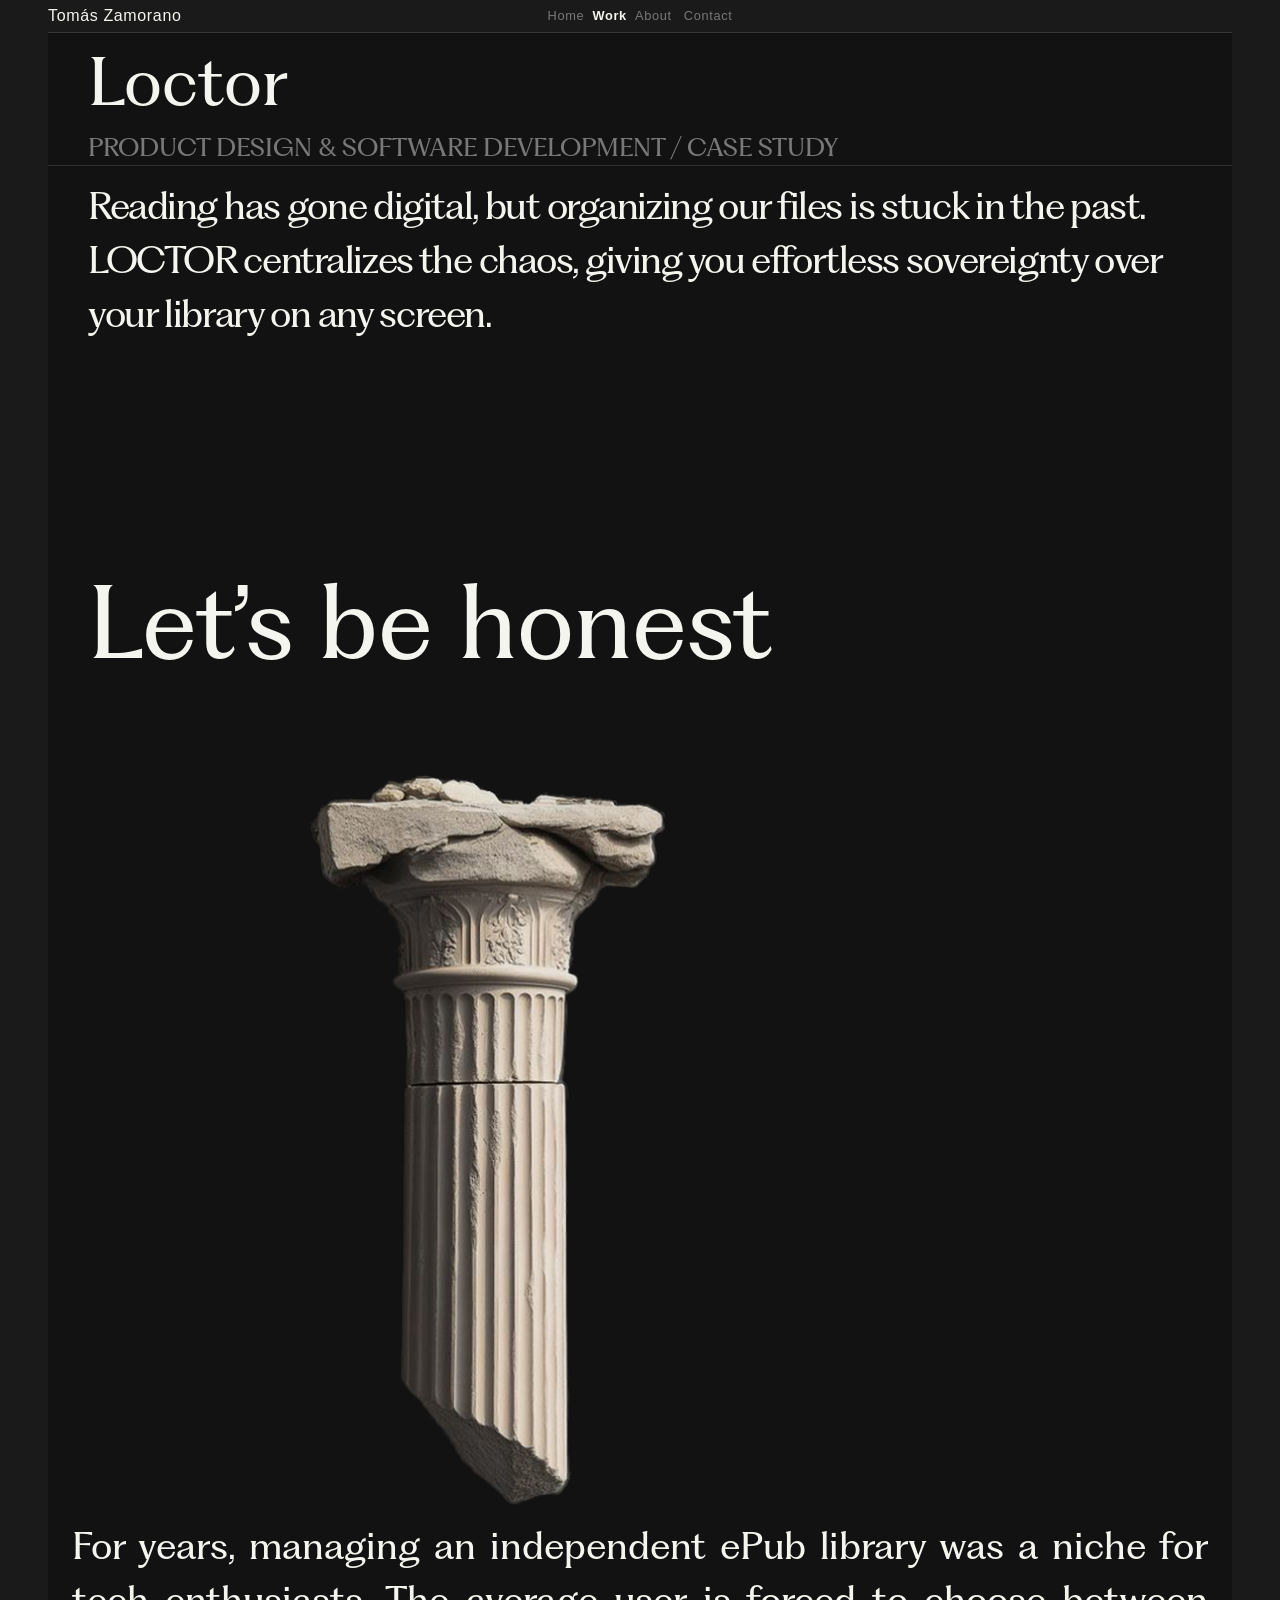
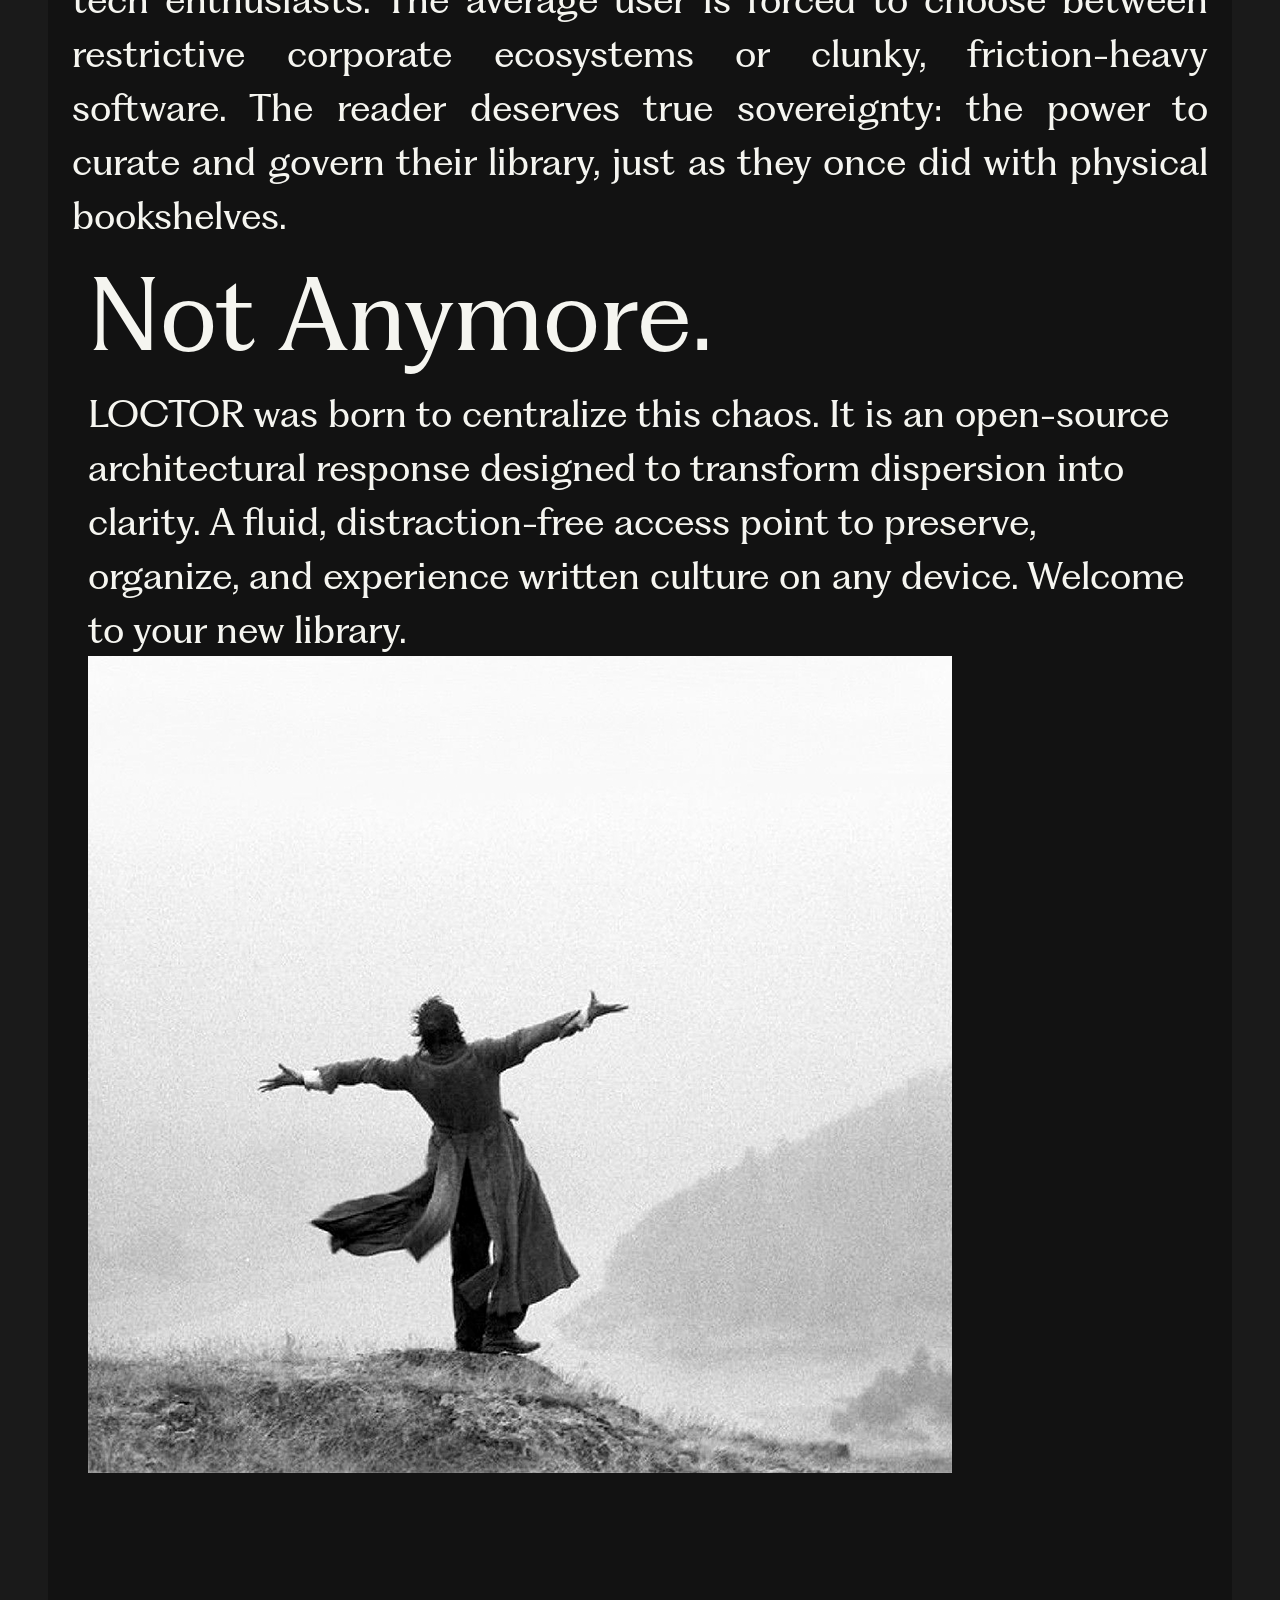
<file: works/Loctor/index.html>
<!DOCTYPE html>
<html lang="es">
<head>
    <meta charset="UTF-8">
    <meta name="viewport" content="width=device-width, initial-scale=1.0">
    <title>Tomas Zamorano — Product & UX Designer</title>
    <link rel="preconnect" href="https://fonts.googleapis.com">
    <link rel="preconnect" href="https://fonts.gstatic.com" crossorigin>
    <link href="https://fonts.googleapis.com/css2?family=Bodoni+Moda:ital,opsz,wght@0,6..96,400..900;1,6..96,400..900&family=Fragment+Mono:ital@0;1&family=Literata:ital,opsz,wght@0,7..72,200..900;1,7..72,200..900&family=Lora:ital,wght@0,400..700;1,400..700&display=swap" rel="stylesheet">
    <link href="https://api.fontshare.com/v2/css?f[]=satoshi@300,400,500,700,900&display=swap" rel="stylesheet">
    <link rel="stylesheet" href="styles.css">
</head>

<body>

<div class="viewport_1920_container">

    <header class="main_header">
            <a href="index.html" class="name_nav">Tomás Zamorano</a>
        <nav class="header_nav">
            <a href="../../index.html" class="nav_link">Home</a>
            <a href="../../index.html#projects" class="nav_link_active">Work</a>
            <a href="../../index.html#about" class="nav_link">About</a>
            <a href="../../index.html#contact" class="nav_link">Contact</a>
        </nav>
    </header>

    <section class="proyect_container">
        <section class="proyect_navbar">
            <div class="proyect_title">Loctor</div>
            <div class="proyect_category">PRODUCT DESIGN & SOFTWARE DEVELOPMENT / CASE STUDY</div>
        </section>

        <section class="proyect_intro">
            <p>Reading has gone digital, but organizing our files is stuck in the past. LOCTOR centralizes the chaos, giving you effortless sovereignty over your library on any screen.</p>
        </section>
        <video autoplay muted loop playsinline class="wordkmark_video">
            <source src="/resources/loctor_wordmark.mp4" type="video/mp4">
        </video>

        <section class="t1">
            Let’s be honest
        </section>
        <section class="window_split">
            <div class="split_visual">
                <img src="../../resources/images/image1.png">
            </div>
            <div class="split_texto">
                For years, managing an independent ePub library was a niche for tech enthusiasts. The average user is forced to choose between restrictive corporate ecosystems or clunky, friction-heavy software. The reader deserves true sovereignty: the power to curate and govern their library, just as they once did with physical bookshelves.
            </div>
        </section>
        <section class="window_split">
            <div class="split_texto2">
                <div class="t2">
                    Not Anymore.
                </div>
                LOCTOR was born to centralize this chaos. It is an open-source architectural response designed to transform dispersion into clarity. A fluid, distraction-free access point to preserve, organize, and experience written culture on any device. Welcome to your new library.            </div>
            <div class="split_visual">
                <img src="../../resources/images/image2.png" class="img_2">
            </div>
        </section>
    </section>











</div>

</body>
</html>
</file>
<file: works/Loctor/styles.css>
@font-face {
    font-family: 'PP Fragment Text';
    src: url('../../resources/fonts/PPFragment-TextRegular.otf') format('opentype');
    font-weight: 400;
}

@font-face {
    font-family: 'PP Fragment Glare';
    src: url('../../resources/fonts/PPFragment-GlareRegular.otf') format('opentype');
    font-weight: 700;
}

:root {

    --bg-main: #1A1A1A;
    --bg-surface: #121212;
    --bg-glass: rgba(20, 20, 20, 0.55);

    --text-main: #F5F5F0;       /* Blanco tiza mate para alto contraste */
    --text-muted: #787878;      /* Gris grafito para subtítulos y metadata */
    --gris_transparente: rgba(255, 255, 255, 0.12);

    --font-satoshi: 'Satoshi', -apple-system, BlinkMacSystemFont, sans-serif;
    --font-lora: 'Lora', Georgia, serif;
    --font-literata: 'Literata', Georgia, serif;
    --font-mono: 'Fragment Mono', monospace;
    --font-glare: 'Bodoni Moda', 'Playfair Display', serif;
    --font-PPFrText: 'PP Fragment Text', monospace;
    --font-ppFrGlare: 'PP Fragment Glare', serif;
    --font-ppNeueMontrealM: 'PP Neue Montreal Medium', -apple-system, BlinkMacSystemFont, sans-serif;
    --font-ppNeueMontrealB: 'PP Neue Montreal Bold', -apple-system, BlinkMacSystemFont, sans-serif;


}
.font-satoshi             { font-family: var(--font-satoshi);         }
.font-lora                { font-family: var(--font-lora);            }
.font-literata            { font-family: var(--font-literata);        }
.font-mono                { font-family: var(--font-mono);            }
.font-glare               { font-family: var(--font-glare);           }
.font-PPFrText            { font-family: var(--font-PPFrText);        }
.font-ppFrGlare           { font-family: var(--font-ppFrGlare);       }



* {box-sizing: border-box;margin: 0;padding: 0;}


body {
    background-color: var(--bg-main);
    color: var(--text-main);
    font-family: var(--font-satoshi);
    -webkit-font-smoothing: antialiased;
    -moz-osx-font-smoothing: grayscale;
    line-height: 1.5;
}

.viewport_1920_container {
    max-width: 1920px;
    margin: 0 auto;
    padding: 0 48px;
    position: relative;
}
.main_header {
    display: grid;
    grid-template-columns: 1fr auto 1fr;
    align-items: center;
    width: 100%;
    padding: 4px 0;
    border-bottom: 1px solid var(--gris_transparente);
    font-family: var(--font-satoshi), sans-serif;
    font-size: 0.8rem;
    letter-spacing: 0.05em;
}
.name_nav{
    color: var(--text-main);
    font-family: var(--font-satoshi);
    text-decoration: none;
    font-weight: 400;
    font-size: 16px;
}
.header_nav {
    color: var(--text-main);
    text-decoration: none;
    font-weight: normal;
}
.nav_link{
    color: var(--text-muted);
    text-decoration: none;
    font-weight: normal;
    padding: 0 4px;
}
.nav_link:hover, .nav_link.active {
    color: var(--text-main);
    text-decoration: none;
    font-weight: bold;
}
.nav_link_active{
    color: var(--text-main);
    text-decoration: none;
    font-weight: bold;
}
.proyect_container {
    background-color: var(--bg-surface);
    max-width: 1728px;
    margin: 0 auto;
    padding: 0px 0px 120px 0;

}
.proyect_navbar {
    border-bottom: 1px solid var(--gris_transparente);
    padding: 0 40px;
    margin-bottom: 12px;
}
.proyect_title {
    font-family: var(--font-PPFrText);
    font-weight: 400;
    font-size: 64px;

}
.proyect_category {
    font-family: var(--font-PPFrText);
    color: var(--text-muted);
    font-size: 24px;
}
.proyect_intro {
    font-family: var(--font-PPFrText);
    color: var(--text-main);
    font-size: 36px;
    padding:0 40px;
    letter-spacing: -0.04em;
    word-spacing: -0.04em;
}

.wordkmark_video {
    display: block;
    margin: 0 auto;
    width: 100%;
    max-height: 210px;
    aspect-ratio: 1728 / 420;
    padding-top: 24px ;
}
.t1 {
    padding: 0 40px;
    font-family: var(--font-ppFrGlare);
    font-size: 96px;
}
.tile_card {
    display: grid;
    grid-template-columns: 1fr 1fr;
    gap: 12px;
    align-items: center;
}
.split_texto {
    padding: 0 2%;
    font-family: var(--font-ppFrGlare);
    font-size: 36px;
    text-align: left;
    text-align: justify;
    /*hyphens: auto;*/
}
.split_visual {
    width: 100%;
    max-width: 100%;
    height: auto;
    display: block;
}
.split_texto2 {
    padding: 0 40px;
    font-family: var(--font-ppFrGlare);
    font-size: 36px;
    /*text-align: justify;*/
    /*hyphens: auto;*/
}
.img_2 {
    padding: 0 40px;
}
.t2 {
    font-family: var(--font-ppFrGlare);
    font-size: 96px;
    text-align: left;
}

@media (max-width: 768px) {
    .tile_card {
        grid-template-columns: 1fr;
        gap: 32px;
        padding: 0 24px;
    }

    .split_texto, .split_texto2 {
        padding: 0;
        font-size: 24px;
    }

    .t1, .t2 {
        font-size: 48px;
        padding: 0 24px;
    }
}
</file>
